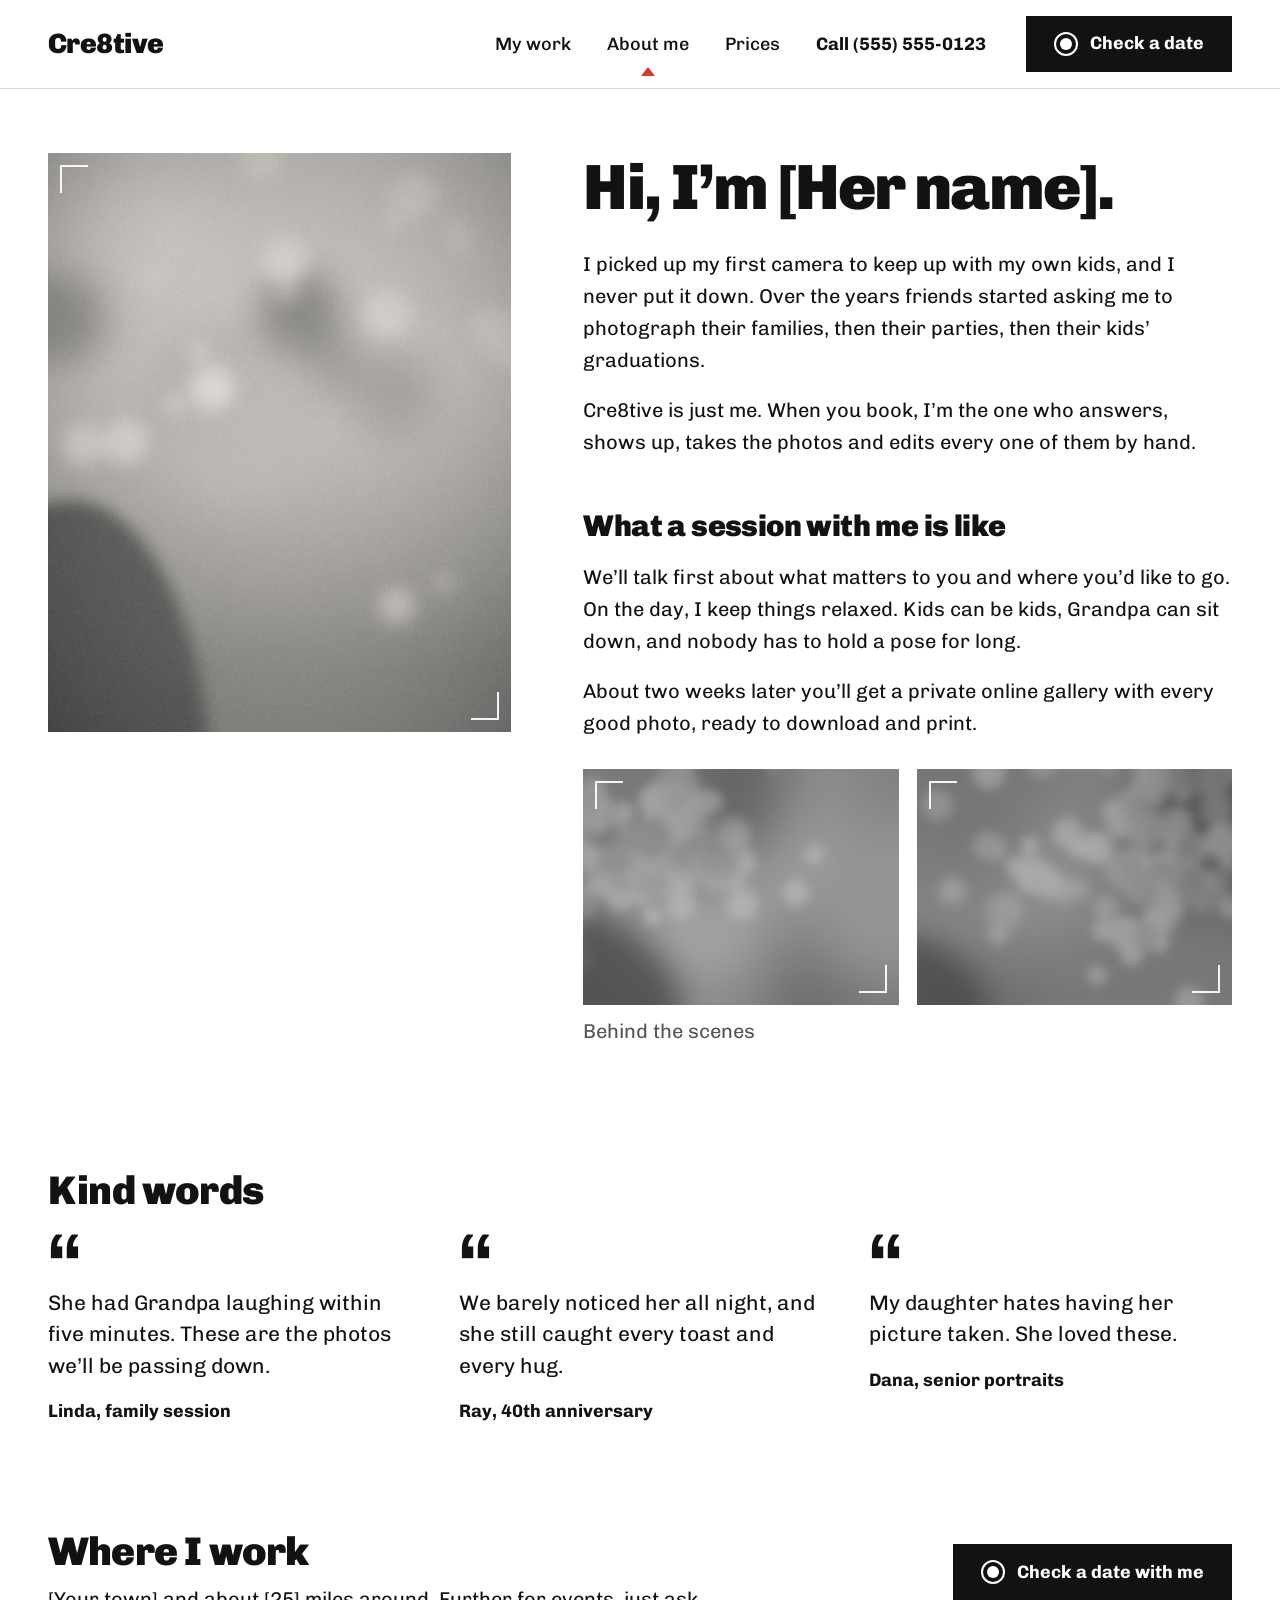
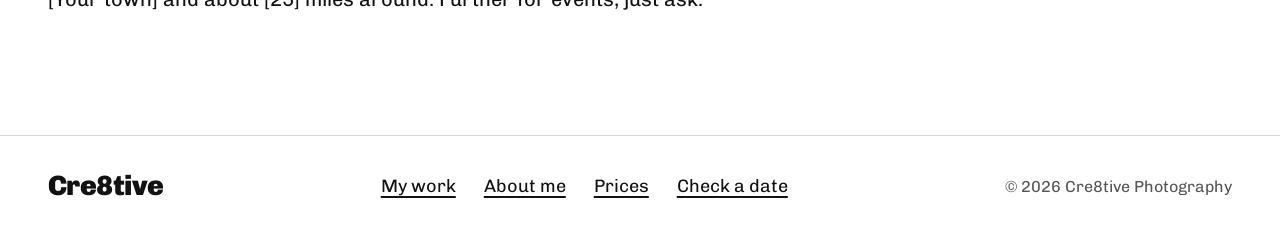
<file: about.html>
<!doctype html>
<html lang="en">
<head>
  <meta charset="utf-8">
  <meta name="viewport" content="width=device-width, initial-scale=1">
  <title>About me | Cre8tive Photography</title>
  <meta name="description" content="Meet [Her name], the photographer behind Cre8tive Photography in [Your town].">
  <link rel="preconnect" href="https://fonts.googleapis.com">
  <link rel="preconnect" href="https://fonts.gstatic.com" crossorigin>
  <link href="https://fonts.googleapis.com/css2?family=Chivo:wght@400;500;700;900&display=swap" rel="stylesheet">
  <link rel="stylesheet" href="css/styles.css">
</head>
<body>
  <a class="skip-link" href="#main">Skip to content</a>

  <header class="bar">
    <div class="wrap">
      <a href="index.html" class="logo" aria-label="Cre8tive, home">Cre8tive</a>
      <nav id="site-nav" class="site-nav" aria-label="Main">
        <a href="work.html">My work</a>
        <a href="about.html" aria-current="page">About me</a>
        <a href="index.html#prices">Prices</a>
        <!-- TODO: Her real phone number (here and in every "tel:" link). -->
        <a href="tel:+15555550123" class="call">Call (555) 555-0123</a>
      </nav>
      <a href="book.html" class="btn"><span class="shutter" aria-hidden="true"></span>Check a date</a>
      <a href="tel:+15555550123" class="btn light call-me">Call me</a>
      <button class="menu-button" type="button" aria-expanded="false" aria-controls="site-nav"><span class="lines" aria-hidden="true"></span><span class="menu-label">Menu</span></button>
    </div>
  </header>

  <main id="main" class="wrap">
    <div class="about">
      <!-- TODO: A real photo of her working, camera in hand. -->
      <figure class="portrait bracketed"><img src="images/about.jpg" alt="[Her name] at a session, camera in hand" width="1000" height="1250"></figure>
      <div class="story-text">
        <h1>Hi, I&rsquo;m [Her name].</h1>
        <!-- TODO: Her story in her own words: how she started and why she loves it. -->
        <p>I picked up my first camera to keep up with my own kids, and I never put it down. Over the years friends started asking me to photograph their families, then their parties, then their kids&rsquo; graduations.</p>
        <p>Cre8tive is just me. When you book, I&rsquo;m the one who answers, shows up, takes the photos and edits every one of them by hand.</p>

        <h2>What a session with me is like</h2>
        <p>We&rsquo;ll talk first about what matters to you and where you&rsquo;d like to go. On the day, I keep things relaxed. Kids can be kids, Grandpa can sit down, and nobody has to hold a pose for long.</p>
        <p>About two weeks later you&rsquo;ll get a private online gallery with every good photo, ready to download and print.</p>
        <div class="bts">
          <figure class="photo bracketed"><img src="images/bts-1.jpg" alt="Behind the scenes at a family session" width="1500" height="1000" loading="lazy"></figure>
          <figure class="photo bracketed"><img src="images/bts-2.jpg" alt="Behind the scenes at an event" width="1500" height="1000" loading="lazy"></figure>
        </div>
        <p class="cap">Behind the scenes</p>
      </div>
    </div>

    <section class="section" aria-labelledby="words-title">
      <div class="section-head"><h2 id="words-title">Kind words</h2></div>
      <!-- TODO: Two or three real reviews, with permission. These are samples. -->
      <ul class="words">
        <li><blockquote>She had Grandpa laughing within five minutes. These are the photos we&rsquo;ll be passing down.</blockquote><cite>Linda, family session</cite></li>
        <li><blockquote>We barely noticed her all night, and she still caught every toast and every hug.</blockquote><cite>Ray, 40th anniversary</cite></li>
        <li><blockquote>My daughter hates having her picture taken. She loved these.</blockquote><cite>Dana, senior portraits</cite></li>
      </ul>
    </section>

    <section class="section where" aria-labelledby="where-title">
      <div>
        <h2 id="where-title" class="h2">Where I work</h2>
        <!-- TODO: Her town and how far she travels. -->
        <p>[Your town] and about [25] miles around. Further for events, just ask.</p>
      </div>
      <a href="book.html" class="btn"><span class="shutter" aria-hidden="true"></span>Check a date with me</a>
    </section>
  </main>

  <footer class="foot">
    <div class="wrap">
      <a href="index.html" class="logo">Cre8tive</a>
      <nav aria-label="Footer">
        <a href="work.html">My work</a>
        <a href="about.html">About me</a>
        <a href="index.html#prices">Prices</a>
        <a href="book.html">Check a date</a>
      </nav>
      <p>&copy; <span id="year">2026</span> Cre8tive Photography</p>
    </div>
  </footer>

  <div class="dock"><a href="book.html" class="btn"><span class="shutter" aria-hidden="true"></span>Check a date with me</a></div>

  <script src="js/site.js"></script>
</body>
</html>
</file>
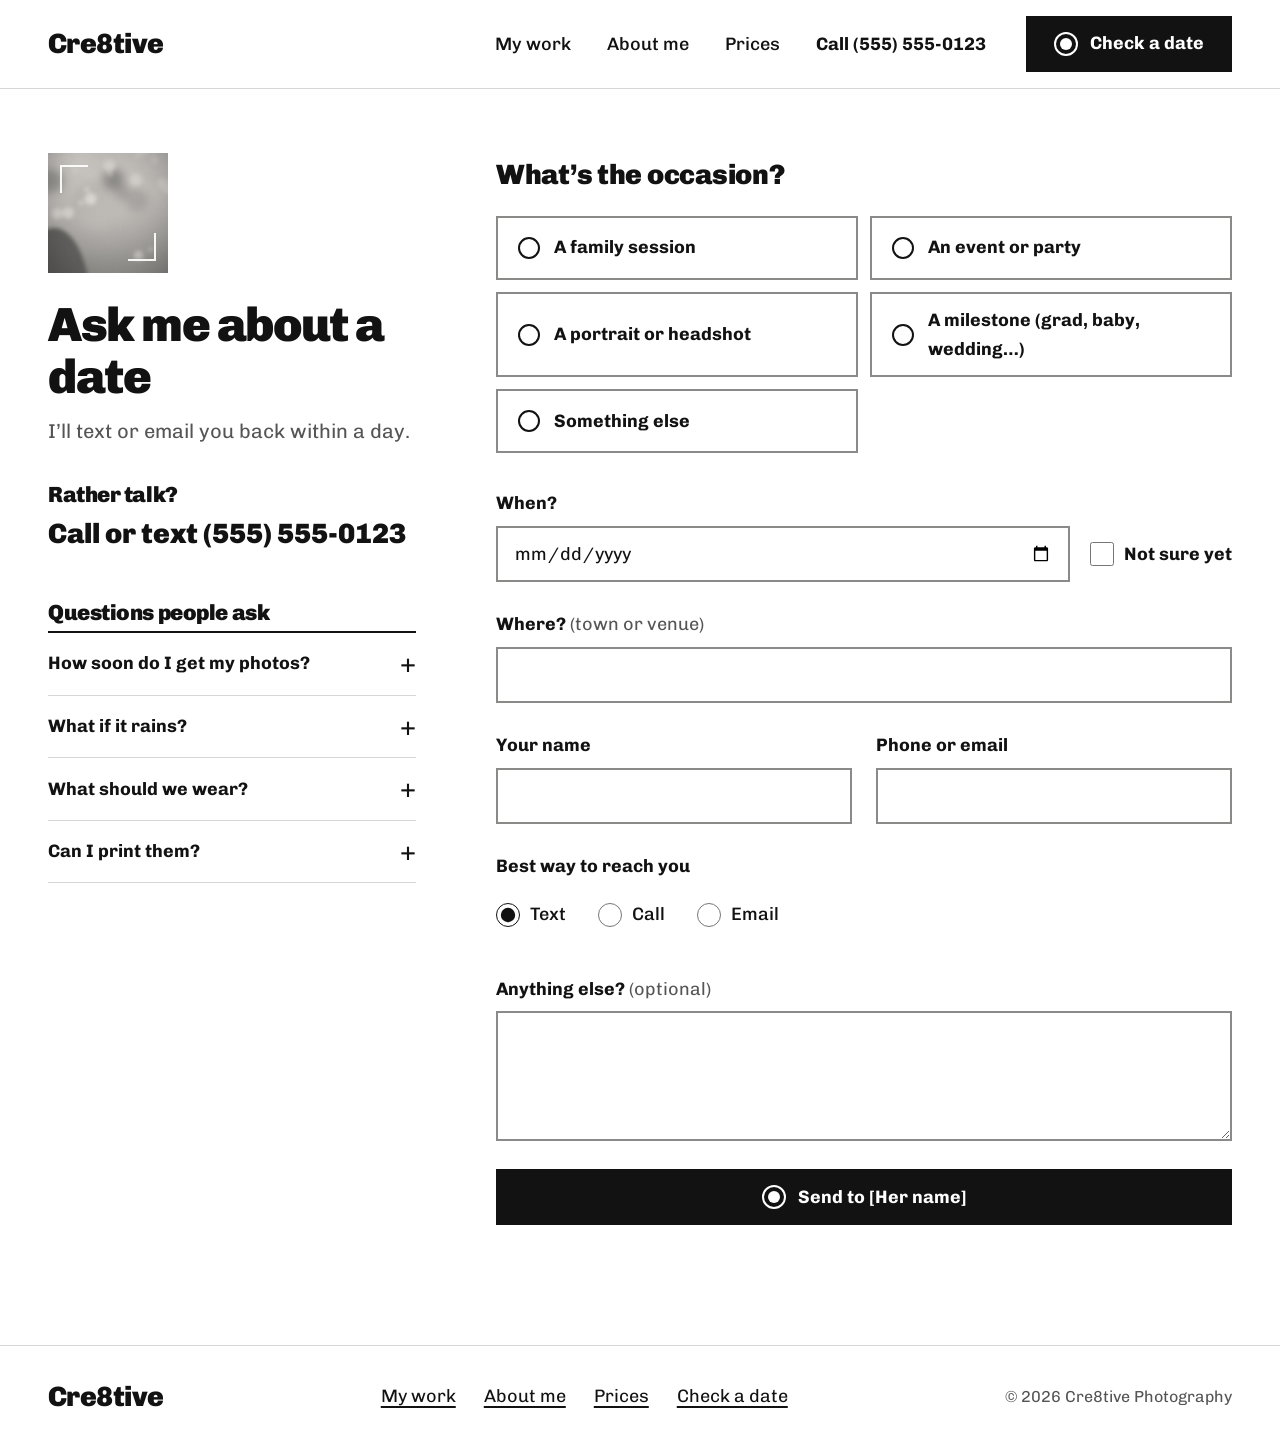
<file: book.html>
<!doctype html>
<html lang="en">
<head>
  <meta charset="utf-8">
  <meta name="viewport" content="width=device-width, initial-scale=1">
  <title>Check a date | Cre8tive Photography</title>
  <meta name="description" content="Ask [Her name] about a date for a family session, event, portrait or milestone. She replies within a day.">
  <link rel="preconnect" href="https://fonts.googleapis.com">
  <link rel="preconnect" href="https://fonts.gstatic.com" crossorigin>
  <link href="https://fonts.googleapis.com/css2?family=Chivo:wght@400;500;700;900&display=swap" rel="stylesheet">
  <link rel="stylesheet" href="css/styles.css">
</head>
<body class="no-dock">
  <a class="skip-link" href="#main">Skip to content</a>

  <header class="bar">
    <div class="wrap">
      <a href="index.html" class="logo" aria-label="Cre8tive, home">Cre8tive</a>
      <nav id="site-nav" class="site-nav" aria-label="Main">
        <a href="work.html">My work</a>
        <a href="about.html">About me</a>
        <a href="index.html#prices">Prices</a>
        <!-- TODO: Her real phone number (here and in every "tel:" link). -->
        <a href="tel:+15555550123" class="call">Call (555) 555-0123</a>
      </nav>
      <a href="book.html" class="btn"><span class="shutter" aria-hidden="true"></span>Check a date</a>
      <a href="tel:+15555550123" class="btn light call-me">Call me</a>
      <button class="menu-button" type="button" aria-expanded="false" aria-controls="site-nav"><span class="lines" aria-hidden="true"></span><span class="menu-label">Menu</span></button>
    </div>
  </header>

  <main id="main" class="wrap">
    <div class="booking">
      <aside class="booking-side">
        <div class="intro-card">
          <div class="face bracketed"><img src="images/about.jpg" alt="" width="1000" height="1250"></div>
          <div>
            <h1>Ask me about a date</h1>
            <p class="reply">I&rsquo;ll text or email you back within a day.</p>
          </div>
        </div>
        <div class="rather">
          <h2>Rather talk?</h2>
          <a href="tel:+15555550123" class="tel">Call or text (555) 555-0123</a>
        </div>
        <div class="faq-wrap">
          <h2>Questions people ask</h2>
          <!-- TODO: Check every answer against how she really works. -->
          <div class="faq">
            <details><summary>How soon do I get my photos?</summary><p>Usually within two weeks, and a little longer for big events. I&rsquo;ll send a few sneak peeks sooner.</p></details>
            <details><summary>What if it rains?</summary><p>We&rsquo;ll watch the forecast together and move outdoor sessions to a better day at no charge.</p></details>
            <details><summary>What should we wear?</summary><p>Whatever you feel good in. Solid colors and soft neutrals photograph well. I&rsquo;ll send a short guide once you book.</p></details>
            <details><summary>Can I print them?</summary><p>Yes. Every gallery comes with a print release, so you can print and share them wherever you like.</p></details>
          </div>
        </div>
      </aside>

      <form class="form" id="inquiry" novalidate>
        <fieldset>
          <legend class="big">What&rsquo;s the occasion?</legend>
          <div class="occasions">
            <label class="occasion"><input type="radio" name="occasion" value="family"><span class="dot" aria-hidden="true"></span>A family session</label>
            <label class="occasion"><input type="radio" name="occasion" value="event"><span class="dot" aria-hidden="true"></span>An event or party</label>
            <label class="occasion"><input type="radio" name="occasion" value="portrait"><span class="dot" aria-hidden="true"></span>A portrait or headshot</label>
            <label class="occasion"><input type="radio" name="occasion" value="milestone"><span class="dot" aria-hidden="true"></span>A milestone (grad, baby, wedding&hellip;)</label>
            <label class="occasion"><input type="radio" name="occasion" value="other"><span class="dot" aria-hidden="true"></span>Something else</label>
          </div>
        </fieldset>

        <div class="field">
          <label for="date">When?</label>
          <div class="when">
            <input id="date" name="date" type="date">
            <label class="tick"><input type="checkbox" id="date-unsure" name="date_unsure" value="Not sure yet"> Not sure yet</label>
          </div>
        </div>
        <div class="field">
          <label for="where">Where? <span>(town or venue)</span></label>
          <input id="where" name="where" type="text">
        </div>
        <div class="grid2">
          <div class="field">
            <label for="name">Your name</label>
            <input id="name" name="name" type="text" autocomplete="name" required>
          </div>
          <div class="field">
            <label for="contact">Phone or email</label>
            <input id="contact" name="contact" type="text" autocomplete="email" required>
          </div>
        </div>
        <fieldset>
          <legend>Best way to reach you</legend>
          <div class="pick">
            <label><input type="radio" name="contact_by" value="Text" checked> Text</label>
            <label><input type="radio" name="contact_by" value="Call"> Call</label>
            <label><input type="radio" name="contact_by" value="Email"> Email</label>
          </div>
        </fieldset>
        <div class="field">
          <label for="message">Anything else? <span>(optional)</span></label>
          <textarea id="message" name="message" rows="4"></textarea>
        </div>

        <!-- Spam trap: hidden from people, bots fill it in. -->
        <div class="trap" aria-hidden="true">
          <label for="gotcha">Leave this empty</label>
          <input id="gotcha" name="_gotcha" type="text" tabindex="-1" autocomplete="off">
        </div>

        <button type="submit" class="btn wide send"><span class="shutter" aria-hidden="true"></span>Send to [Her name]</button>
        <p class="form-status" role="status" aria-live="polite"></p>
      </form>

      <section class="thanks" id="thanks" tabindex="-1" hidden>
        <h2>Thanks<span class="thanks-name"></span>.</h2>
        <p class="thanks-email-app">Your email app should have opened with your note written out. Press send there and it&rsquo;s on its way to me.</p>
        <p>I&rsquo;ll be in touch within a day. If your date is coming up fast, call or text me at (555) 555-0123.</p>
        <p><a href="work.html" class="arrow">Look through more of my work</a></p>
      </section>
    </div>
  </main>

  <footer class="foot">
    <div class="wrap">
      <a href="index.html" class="logo">Cre8tive</a>
      <nav aria-label="Footer">
        <a href="work.html">My work</a>
        <a href="about.html">About me</a>
        <a href="index.html#prices">Prices</a>
        <a href="book.html">Check a date</a>
      </nav>
      <p>&copy; <span id="year">2026</span> Cre8tive Photography</p>
    </div>
  </footer>

  <script src="js/config.js"></script>
  <script src="js/site.js"></script>
  <script src="js/inquiry.js"></script>
</body>
</html>
</file>
<file: css/styles.css>
/* Cre8tive Photography: "Viewfinder"
   The site borrows a few marks from the back of her camera: crop brackets
   around photos, a focus point, settings along the top of the hero, and a
   red marker for "you are here". Everything else stays plain and large so
   it is easy to read at any age. */

:root {
  --ink: #121212;
  --gray: #555555;        /* 7.4:1 on white */
  --line: #d6d6d4;
  --field: #8a8a88;       /* form borders, 3.4:1 */
  --mist: #f2f2f0;
  --paper: #ffffff;
  --signal: #d63a2f;      /* markers only, never body text */
  --mark: rgba(255, 255, 255, .92);
  --gutter: 48px;
  --max: 1280px;
  --font: "Chivo", system-ui, -apple-system, "Segoe UI", sans-serif;
}

* { box-sizing: border-box; }
html { scroll-behavior: smooth; scroll-padding-top: 110px; }
body { margin: 0; background: var(--paper); color: var(--ink); font: 400 18px/1.6 var(--font); font-variant-numeric: tabular-nums; -webkit-font-smoothing: antialiased; }
img { display: block; max-width: 100%; }
figure { margin: 0; }
a { color: inherit; text-underline-offset: 4px; text-decoration-thickness: 1.5px; }
a:hover { text-decoration-thickness: 2.5px; }
h1, h2, h3 { margin: 0; line-height: 1.08; letter-spacing: -.02em; }
p { margin: 0; }
:focus-visible { outline: 3px solid var(--ink); outline-offset: 3px; }

.wrap { max-width: var(--max); margin: 0 auto; padding: 0 var(--gutter); }
.visually-hidden { position: absolute; width: 1px; height: 1px; overflow: hidden; clip: rect(0 0 0 0); white-space: nowrap; }
.skip-link { position: absolute; top: -100px; left: 16px; z-index: 50; padding: 12px 18px; background: var(--ink); color: #fff; font-weight: 700; }
.skip-link:focus { top: 12px; }

/* ---------- Viewfinder marks ---------- */

/* Crop brackets on any box with .bracketed */
.bracketed { position: relative; }
.bracketed::before,
.bracketed::after { content: ""; position: absolute; z-index: 2; width: 26px; height: 26px; border: 0 solid var(--mark); pointer-events: none; }
.bracketed::before { top: 12px; left: 12px; border-width: 2px 0 0 2px; }
.bracketed::after { right: 12px; bottom: 12px; border-width: 0 2px 2px 0; }
.bracketed.dark::before,
.bracketed.dark::after { border-color: var(--ink); }

/* Shutter icon used inside buttons */
.shutter { position: relative; flex: none; width: 24px; height: 24px; border: 2px solid currentColor; border-radius: 50%; }
.shutter::after { content: ""; position: absolute; inset: 4px; border-radius: 50%; background: currentColor; }

/* ---------- Buttons ---------- */

.btn { display: inline-flex; align-items: center; justify-content: center; gap: 12px; min-height: 56px; padding: 0 26px; border: 2px solid var(--ink); background: var(--ink); color: #fff; font: 700 18px/1.2 var(--font); text-decoration: none; cursor: pointer; }
.btn:hover { background: #000; text-decoration: none; }
.btn.light { background: var(--paper); color: var(--ink); }
.btn.light:hover { background: var(--mist); }
.btn.wide { width: 100%; }
.arrow { font-weight: 700; text-decoration: none; white-space: nowrap; }
.arrow::after { content: " \2192"; }
.arrow:hover { text-decoration: underline; }

/* ---------- Top bar ---------- */

.bar { position: sticky; top: 0; z-index: 20; background: var(--paper); border-bottom: 1px solid var(--line); }
.bar .wrap { display: flex; align-items: center; gap: 40px; height: 88px; }
.logo { font-weight: 900; font-size: 28px; letter-spacing: -.02em; text-decoration: none; line-height: 1; }
.site-nav { display: flex; align-items: center; gap: 36px; margin-left: auto; }
.site-nav a { position: relative; font-weight: 500; text-decoration: none; padding: 8px 0; }
.site-nav a:hover { text-decoration: underline; }
.site-nav a[aria-current="page"]::after { content: ""; position: absolute; left: 50%; bottom: -10px; margin-left: -7px; border: 7px solid transparent; border-bottom: 9px solid var(--signal); border-top: 0; }
.bar .call { font-weight: 700; text-decoration: none; white-space: nowrap; }
.bar .call:hover { text-decoration: underline; }
.call-me, .menu-button { display: none; }
.menu-button { min-height: 48px; padding: 0 14px; border: 2px solid var(--ink); background: var(--paper); color: var(--ink); font: 700 17px/1 var(--font); cursor: pointer; align-items: center; gap: 10px; }
.menu-button .lines { width: 18px; height: 12px; border-top: 2px solid; border-bottom: 2px solid; position: relative; }
.menu-button .lines::after { content: ""; position: absolute; left: 0; right: 0; top: 3px; border-top: 2px solid; }
.menu-button[aria-expanded="true"] .lines { border-color: transparent; }
.menu-button[aria-expanded="true"] .lines::after { top: 3px; border-top-color: currentColor; }

/* Phone: "Check a date" bar stuck to the bottom of the screen */
.dock { display: none; }

/* ---------- Home: hero ---------- */

.hero { padding: 24px var(--gutter) 0; }
.frame { position: relative; max-width: 1600px; margin: 0 auto; height: min(78vh, 760px); min-height: 520px; overflow: hidden; background: #777 url(../images/hero.jpg) center / cover; color: #fff; }
.frame::after { content: ""; position: absolute; inset: 0; background: linear-gradient(180deg, rgba(0,0,0,.25), rgba(0,0,0,0) 28%, rgba(0,0,0,0) 45%, rgba(0,0,0,.6)); }
.frame > * { position: absolute; z-index: 1; }
.corner { width: 44px; height: 44px; border: 0 solid var(--mark); }
.c-tl { top: 26px; left: 26px; border-width: 3px 0 0 3px; }
.c-tr { top: 26px; right: 26px; border-width: 3px 3px 0 0; }
.c-bl { bottom: 26px; left: 26px; border-width: 0 0 3px 3px; }
.c-br { bottom: 26px; right: 26px; border-width: 0 3px 3px 0; }
.focus { top: 36%; left: 62%; width: 76px; height: 58px; border: 2px solid var(--mark); }
.focus::before { content: ""; position: absolute; top: 50%; left: 50%; width: 7px; height: 7px; margin: -3.5px; border-radius: 50%; background: var(--signal); }
.readout { top: 36px; left: 96px; right: 96px; display: flex; justify-content: space-between; gap: 24px; font-size: 17px; font-weight: 500; }
.readout span + span { margin-left: 28px; }
.hello { left: 96px; right: 96px; bottom: 84px; max-width: 900px; }
.hello h1 { font-size: clamp(48px, 7vw, 104px); line-height: .98; font-weight: 900; letter-spacing: -.03em; margin-bottom: 18px; }
.hello p { font-size: 22px; max-width: 32em; }

/* ---------- Sections ---------- */

.section { padding-top: 104px; }
.section-head { display: flex; justify-content: space-between; align-items: baseline; gap: 24px; margin-bottom: 26px; }
.section-head h2, .h2 { font-size: 40px; font-weight: 900; }
.section-head .hint { display: none; color: var(--gray); font-size: 16px; }
.lede { font-size: 21px; color: var(--gray); max-width: 36em; }

/* About me, short version on Home */
.intro { display: grid; grid-template-columns: 300px 1fr; gap: 56px; align-items: center; max-width: 1060px; }
.intro .portrait { aspect-ratio: 4 / 5; overflow: hidden; background: var(--mist); }
.intro .portrait img, .shot img, .photo img { width: 100%; height: 100%; object-fit: cover; }
.intro h2 { font-size: 34px; font-weight: 900; margin-bottom: 16px; }
.intro p { font-size: 20px; margin-bottom: 20px; max-width: 34em; }

/* Photo rows on Home */
.strip { display: grid; grid-template-columns: repeat(4, 1fr); gap: 18px; margin: 0; padding: 0; list-style: none; }
.strip li:nth-child(n+5) { display: none; }
.rows .section + .section { padding-top: 64px; }

/* A photo you can tap to see full screen */
.shot { display: block; width: 100%; padding: 0; border: 0; background: var(--mist); cursor: zoom-in; overflow: hidden; aspect-ratio: 4 / 5; }
.shot img { transition: transform .4s ease; }
.shot:hover img { transform: scale(1.02); }
.cap { margin-top: 10px; font-size: 16px; color: var(--gray); }

/* Review */
.review { display: grid; grid-template-columns: 1fr 1fr; gap: 64px; align-items: center; }
.review .photo { aspect-ratio: 3 / 2; overflow: hidden; background: var(--mist); }
.review blockquote { margin: 0 0 22px; font-size: 30px; line-height: 1.35; font-weight: 400; letter-spacing: -.01em; }
.review blockquote::before { content: "\201C"; display: block; font-size: 80px; line-height: .6; font-weight: 900; margin-bottom: 14px; }
.review cite { font-style: normal; font-weight: 700; }
.review .cap { margin-top: 12px; }

/* Prices: each one folds open */
.prices { display: grid; grid-template-columns: 1fr 1fr; gap: 0 56px; margin: 0; padding: 0; list-style: none; }
.price { border-top: 2px solid var(--ink); }
.prices li:nth-last-child(-n+2) .price { border-bottom: 1px solid var(--line); }
.price summary { display: grid; grid-template-columns: 1fr auto 28px; align-items: center; gap: 16px; min-height: 76px; padding: 12px 0; cursor: pointer; list-style: none; }
.price summary::-webkit-details-marker { display: none; }
.price h3 { font-size: 22px; font-weight: 700; letter-spacing: 0; }
.price .from { font-weight: 700; font-size: 20px; }
.price summary::after { content: "+"; font-size: 28px; line-height: 1; text-align: center; }
.price[open] summary::after { content: "\2212"; }
.price .more { padding: 0 44px 22px 0; color: var(--gray); }
.price .more p { margin-bottom: 12px; }
.price .more a { color: var(--ink); }
.note { margin-top: 22px; color: var(--gray); }

/* Contact line */
.reach { display: flex; flex-wrap: wrap; align-items: center; gap: 16px 40px; padding: 40px 0; border-top: 2px solid var(--ink); border-bottom: 2px solid var(--ink); }
.reach .tel { font-size: 26px; font-weight: 900; text-decoration: none; letter-spacing: -.01em; }
.reach .tel:hover { text-decoration: underline; }
.reach p { flex: 1; color: var(--gray); }
.reach .btn { margin-left: auto; }

/* ---------- My work ---------- */

.page-head { padding-top: 72px; }
.page-head h1 { font-size: 72px; font-weight: 900; letter-spacing: -.03em; margin-bottom: 14px; }
.jump { display: flex; flex-wrap: wrap; gap: 12px; margin: 36px 0 0; padding: 0; list-style: none; }
.jump a { display: inline-flex; align-items: center; gap: 12px; min-height: 56px; padding: 0 22px; border: 2px solid var(--ink); font-weight: 700; text-decoration: none; }
.jump a::before { content: ""; width: 8px; height: 8px; border-radius: 50%; background: var(--signal); }
.jump a:hover { background: var(--mist); }
.jump .n { color: var(--gray); font-weight: 400; }

/* Each kind of session reads like a page in her album: one wide photo,
   then three, then two. */
.story { display: grid; grid-template-columns: repeat(6, 1fr); gap: 18px; margin: 0; padding: 0; list-style: none; }
.story li { grid-column: span 2; }
.story .shot { aspect-ratio: 4 / 3; }
.story .s-big { grid-column: 1 / -1; }
.story .s-big .shot { aspect-ratio: 21 / 9; }
.story .s-half { grid-column: span 3; }
.story .s-half .shot { aspect-ratio: 3 / 2; }
.more-cta { display: flex; justify-content: center; padding: 104px 0 0; }

/* ---------- About me ---------- */

.about { display: grid; grid-template-columns: 5fr 7fr; gap: 72px; align-items: start; padding-top: 64px; }
.about .portrait { position: sticky; top: 120px; aspect-ratio: 4 / 5; overflow: hidden; background: var(--mist); }
.about .portrait img { width: 100%; height: 100%; object-fit: cover; }
.about h1 { font-size: 64px; font-weight: 900; letter-spacing: -.03em; margin-bottom: 26px; }
.story-text p { font-size: 20px; margin-bottom: 18px; max-width: 34em; }
.story-text h2 { font-size: 30px; font-weight: 900; margin: 52px 0 18px; }
.bts { display: grid; grid-template-columns: 1fr 1fr; gap: 18px; margin-top: 30px; }
.bts .photo { aspect-ratio: 4 / 3; overflow: hidden; background: var(--mist); }
.words { display: grid; grid-template-columns: repeat(3, 1fr); gap: 48px; margin: 0; padding: 0; list-style: none; }
.words blockquote { margin: 0 0 16px; font-size: 21px; line-height: 1.5; }
.words blockquote::before { content: "\201C"; display: block; font-size: 64px; line-height: .6; font-weight: 900; margin-bottom: 10px; }
.words cite { font-style: normal; font-weight: 700; }
.where { display: flex; flex-wrap: wrap; justify-content: space-between; align-items: center; gap: 24px; }
.where p { font-size: 20px; margin-top: 10px; }

/* ---------- Book a session ---------- */

.booking { display: grid; grid-template-columns: 4fr 8fr; gap: 80px; align-items: start; padding-top: 64px; }
.booking-side { position: sticky; top: 120px; }
.booking-side .face { width: 120px; height: 120px; overflow: hidden; background: var(--mist); margin-bottom: 26px; }
.booking-side .face img { width: 100%; height: 100%; object-fit: cover; }
.booking-side h1 { font-size: 48px; font-weight: 900; letter-spacing: -.03em; margin-bottom: 12px; }
.booking-side .reply { color: var(--gray); font-size: 20px; margin-bottom: 36px; }
.booking-side h2 { font-size: 22px; font-weight: 900; margin-bottom: 6px; }
.booking-side .tel { display: inline-block; font-size: 28px; font-weight: 900; text-decoration: none; margin-bottom: 44px; }
.booking-side .tel:hover { text-decoration: underline; }

.faq { border-top: 2px solid var(--ink); }
.faq details { border-bottom: 1px solid var(--line); }
.faq summary { display: flex; justify-content: space-between; align-items: center; gap: 16px; min-height: 60px; padding: 10px 0; font-weight: 700; cursor: pointer; list-style: none; }
.faq summary::-webkit-details-marker { display: none; }
.faq summary::after { content: "+"; font-size: 26px; font-weight: 400; }
.faq details[open] summary::after { content: "\2212"; }
.faq details p { padding: 0 0 18px; color: var(--gray); }

.form fieldset { margin: 0 0 36px; padding: 0; border: 0; min-width: 0; }
.form legend, .form .label { display: block; padding: 0; margin-bottom: 10px; font-size: 18px; font-weight: 700; }
.form legend.big { font-size: 28px; font-weight: 900; margin-bottom: 18px; letter-spacing: -.01em; }
.occasions { display: grid; grid-template-columns: 1fr 1fr; gap: 12px; }
.occasion { position: relative; display: flex; align-items: center; gap: 14px; min-height: 64px; padding: 12px 20px; border: 2px solid var(--field); font-weight: 700; cursor: pointer; }
.occasion input { position: absolute; opacity: 0; }
.occasion .dot { flex: none; width: 22px; height: 22px; border: 2px solid var(--ink); border-radius: 50%; }
.occasion:hover { border-color: var(--ink); }
.occasion:has(input:checked) { border-color: var(--ink); background: var(--mist); }
.occasion:has(input:checked) .dot { border-width: 7px; border-color: var(--signal); }
.occasion:has(input:focus-visible) { outline: 3px solid var(--ink); outline-offset: 3px; }
.grid2 { display: grid; grid-template-columns: 1fr 1fr; gap: 0 24px; }
.field { margin-bottom: 28px; }
.field label { display: block; font-weight: 700; margin-bottom: 8px; }
.field label span { font-weight: 400; color: var(--gray); }
.field input[type="text"], .field input[type="date"], .field input[type="tel"], .field input[type="email"], .field textarea { display: block; width: 100%; min-height: 56px; padding: 12px 16px; border: 2px solid var(--field); border-radius: 0; background: var(--paper); color: var(--ink); font: 400 18px/1.4 var(--font); }
.field textarea { min-height: 130px; resize: vertical; }
.field input:focus, .field textarea:focus { border-color: var(--ink); outline: 3px solid var(--ink); outline-offset: 0; }
.field [aria-invalid="true"], .occasions[aria-invalid="true"] .occasion { border-color: var(--signal); }
.when { display: flex; align-items: center; gap: 20px; }
.when input[type="date"] { flex: 1; }
.when .tick { display: inline-flex; margin: 0; white-space: nowrap; }
.tick, .pick label { display: inline-flex; align-items: center; gap: 10px; min-height: 48px; font-weight: 500; cursor: pointer; }
.tick input, .pick input { width: 24px; height: 24px; margin: 0; accent-color: var(--ink); }
.pick { display: flex; flex-wrap: wrap; gap: 4px 32px; }
.trap { position: absolute; left: -10000px; width: 1px; height: 1px; overflow: hidden; }
.form-status { margin-top: 16px; font-weight: 700; }
.form-status:empty { display: none; }
.form-status.is-error { color: #a1261d; padding: 14px 18px; border-left: 4px solid #a1261d; background: #fbefee; }
.form-status.is-error a { color: inherit; }
.send[aria-busy="true"] { opacity: .7; cursor: progress; }
.thanks { grid-column: 2; grid-row: 1; padding: 40px; background: var(--mist); }
.thanks h2 { font-size: 40px; font-weight: 900; margin-bottom: 14px; }
.thanks p { font-size: 20px; margin-bottom: 14px; }

/* ---------- Page not found ---------- */
.lost { padding-top: 96px; }
.lost > * { max-width: 760px; }
.lost h1 { font-size: 48px; font-weight: 900; line-height: 1.1; margin-bottom: 16px; }
.lost p { font-size: 20px; }
.lost-links { display: flex; flex-wrap: wrap; gap: 16px; margin-top: 32px; }

/* ---------- Footer ---------- */

.foot { margin-top: 120px; border-top: 1px solid var(--line); }
.foot .wrap { display: flex; flex-wrap: wrap; justify-content: space-between; align-items: center; gap: 20px 40px; padding-top: 36px; padding-bottom: 44px; }
.foot nav { display: flex; flex-wrap: wrap; gap: 8px 28px; }
.foot p { color: var(--gray); font-size: 16px; }

/* ---------- Full-screen photo viewer ---------- */

.viewer { position: fixed; inset: 0; z-index: 100; display: grid; grid-template-rows: auto 1fr auto; gap: 16px; padding: 20px 24px 24px; background: #0e0e0e; color: #fff; }
.viewer[hidden] { display: none; }
.viewer-top { display: flex; justify-content: flex-end; }
.viewer-stage { position: relative; display: grid; place-items: center; min-height: 0; }
.viewer-image { max-width: 100%; max-height: 100%; object-fit: contain; }
.viewer-stage::before, .viewer-stage::after { content: ""; position: absolute; width: 40px; height: 40px; border: 0 solid var(--mark); pointer-events: none; }
.viewer-stage::before { top: 0; left: 0; border-width: 3px 0 0 3px; }
.viewer-stage::after { right: 0; bottom: 0; border-width: 0 3px 3px 0; }
.viewer-bar { display: grid; grid-template-columns: auto 1fr auto; align-items: center; gap: 20px; max-width: 900px; width: 100%; margin: 0 auto; }
.viewer-mid { text-align: center; }
.viewer-count { display: block; font-weight: 700; font-size: 18px; }
.viewer-caption { display: block; color: #cfcfcf; font-size: 16px; }
.viewer button { min-height: 56px; min-width: 120px; padding: 0 22px; border: 2px solid #fff; background: transparent; color: #fff; font: 700 18px/1 var(--font); cursor: pointer; }
.viewer button:hover { background: #fff; color: var(--ink); }
.viewer :focus-visible { outline-color: #fff; }

/* ---------- Smaller screens ---------- */

@media (max-width: 1100px) {
  .site-nav { gap: 26px; }
  .bar .call { display: none; }
}

@media (max-width: 860px) {
  :root { --gutter: 20px; }
  html { scroll-padding-top: 84px; }
  body { padding-bottom: 96px; }
  body.no-dock { padding-bottom: 0; }

  .bar .wrap { height: 72px; gap: 10px; }
  .logo { font-size: 24px; margin-right: auto; }
  .bar > .wrap > .btn:not(.call-me) { display: none; }
  .call-me { display: inline-flex; min-height: 48px; padding: 0 16px; font-size: 17px; }
  .menu-button { display: inline-flex; }
  .site-nav { display: none; position: absolute; top: 72px; left: 0; right: 0; flex-direction: column; align-items: stretch; gap: 0; margin: 0; padding: 8px 20px 20px; background: var(--paper); border-bottom: 2px solid var(--ink); }
  .site-nav.is-open { display: flex; }
  .site-nav a { padding: 16px 0; font-size: 20px; border-bottom: 1px solid var(--line); }
  .site-nav a[aria-current="page"]::after { left: auto; right: 4px; bottom: 50%; margin: 0 0 -6px; border: 7px solid transparent; border-right: 10px solid var(--signal); border-left: 0; }
  .site-nav .call { display: block; padding-top: 18px; border: 0; }

  .dock { display: block; position: fixed; left: 0; right: 0; bottom: 0; z-index: 30; padding: 12px 16px calc(12px + env(safe-area-inset-bottom)); background: rgba(255,255,255,.96); border-top: 1px solid var(--line); }
  .dock .btn { width: 100%; min-height: 60px; font-size: 19px; }

  .hero { padding: 10px 10px 0; }
  .frame { height: 560px; min-height: 0; }
  .corner { width: 32px; height: 32px; }
  .c-tl, .c-tr { top: 16px; } .c-tl, .c-bl { left: 16px; } .c-tr, .c-br { right: 16px; } .c-bl, .c-br { bottom: 16px; }
  .readout { top: 26px; left: 58px; right: 58px; font-size: 15px; }
  .readout .settings { display: none; }
  .focus { top: 30%; left: 58%; width: 60px; height: 46px; }
  .hello { left: 28px; right: 28px; bottom: 44px; }
  .hello h1 { font-size: 46px; }
  .hello p { font-size: 19px; }

  .section { padding-top: 72px; }
  .section-head h2, .h2 { font-size: 30px; }
  .section-head .hint { display: inline; }
  .section-head .arrow { display: none; }
  .intro { grid-template-columns: 112px 1fr; gap: 20px; align-items: start; }
  .intro h2 { font-size: 24px; margin-bottom: 10px; }
  .intro p { font-size: 18px; }

  /* Rows become sideways swipes */
  .strip { display: flex; gap: 12px; overflow-x: auto; scroll-snap-type: x mandatory; scroll-padding: 0 var(--gutter); margin: 0 calc(-1 * var(--gutter)); padding: 0 var(--gutter) 6px; scrollbar-width: none; }
  .strip::-webkit-scrollbar { display: none; }
  .strip li { flex: none; width: 64%; scroll-snap-align: start; }
  .strip li:nth-child(n+5) { display: block; }

  .review { grid-template-columns: 1fr; gap: 28px; }
  .review blockquote { font-size: 24px; }
  .prices { grid-template-columns: 1fr; }
  .prices li:nth-last-child(2) .price { border-bottom: 0; }
  .price .more { padding-right: 0; }
  .reach { flex-direction: column; align-items: flex-start; gap: 10px; padding: 28px 0; }
  .reach .tel { font-size: 26px; }
  .reach .btn { display: none; }

  .page-head { padding-top: 40px; }
  .page-head h1 { font-size: 48px; }
  .lede { font-size: 19px; }
  .jump { display: grid; grid-template-columns: 1fr 1fr; gap: 10px; margin-top: 28px; }
  .jump a { justify-content: flex-start; padding: 0 16px; }
  .story { grid-template-columns: 1fr 1fr; gap: 12px; }
  .story li, .story .s-half { grid-column: span 1; }
  .story .s-big, .story li:nth-child(even):last-child { grid-column: 1 / -1; }
  .story li:nth-child(even):last-child .shot { aspect-ratio: 3 / 2; }
  .story .s-big .shot { aspect-ratio: 3 / 2; }
  .story .shot, .story .s-half .shot { aspect-ratio: 4 / 5; }
  .more-cta { padding-top: 64px; }
  .more-cta .btn { width: 100%; }

  .about { grid-template-columns: 1fr; gap: 28px; padding-top: 12px; margin: 0 calc(-1 * var(--gutter)); }
  .about .portrait { position: static; aspect-ratio: 4 / 3; }
  .about .story-text { padding: 0 var(--gutter); }
  .about h1 { font-size: 40px; margin-bottom: 18px; }
  .story-text p { font-size: 18px; }
  .story-text h2 { font-size: 26px; margin-top: 40px; }
  .words { grid-template-columns: 1fr; gap: 36px; }
  .where { flex-direction: column; align-items: flex-start; }
  .where .btn { width: 100%; }

  .booking { grid-template-columns: minmax(0, 1fr); gap: 0; padding-top: 32px; }
  .booking-side { position: static; display: contents; }
  .booking-side .intro-card { display: grid; grid-template-columns: 76px 1fr; gap: 16px; align-items: center; margin-bottom: 32px; }
  .booking-side .face { width: 76px; height: 76px; margin: 0; }
  .booking-side h1 { font-size: 32px; margin-bottom: 4px; }
  .booking-side .reply { font-size: 17px; margin: 0; }
  .booking-side .rather { order: 3; margin-top: 8px; }
  .booking-side .tel { font-size: 24px; margin-bottom: 40px; }
  .booking-side .faq-wrap { order: 4; }
  .form, .booking > .thanks { order: 2; grid-column: auto; grid-row: auto; }
  .thanks { padding: 28px 22px; }
  .occasions { grid-template-columns: 1fr; }
  .grid2 { grid-template-columns: 1fr; }
  .when { flex-wrap: wrap; gap: 8px 20px; }
  .when input[type="date"] { flex: 1 1 200px; min-width: 0; }
  .form legend.big { font-size: 24px; }

  .foot { margin-top: 80px; }
  .foot .wrap { flex-direction: column; align-items: flex-start; }

  .viewer { padding: 12px 12px 16px; }
  .viewer-stage::before, .viewer-stage::after { width: 28px; height: 28px; }
  .viewer-bar { gap: 10px; }
  .viewer button { min-width: 0; padding: 0 16px; }
}

@media (prefers-reduced-motion: reduce) {
  html { scroll-behavior: auto; }
  * { transition: none !important; }
}
</file>
